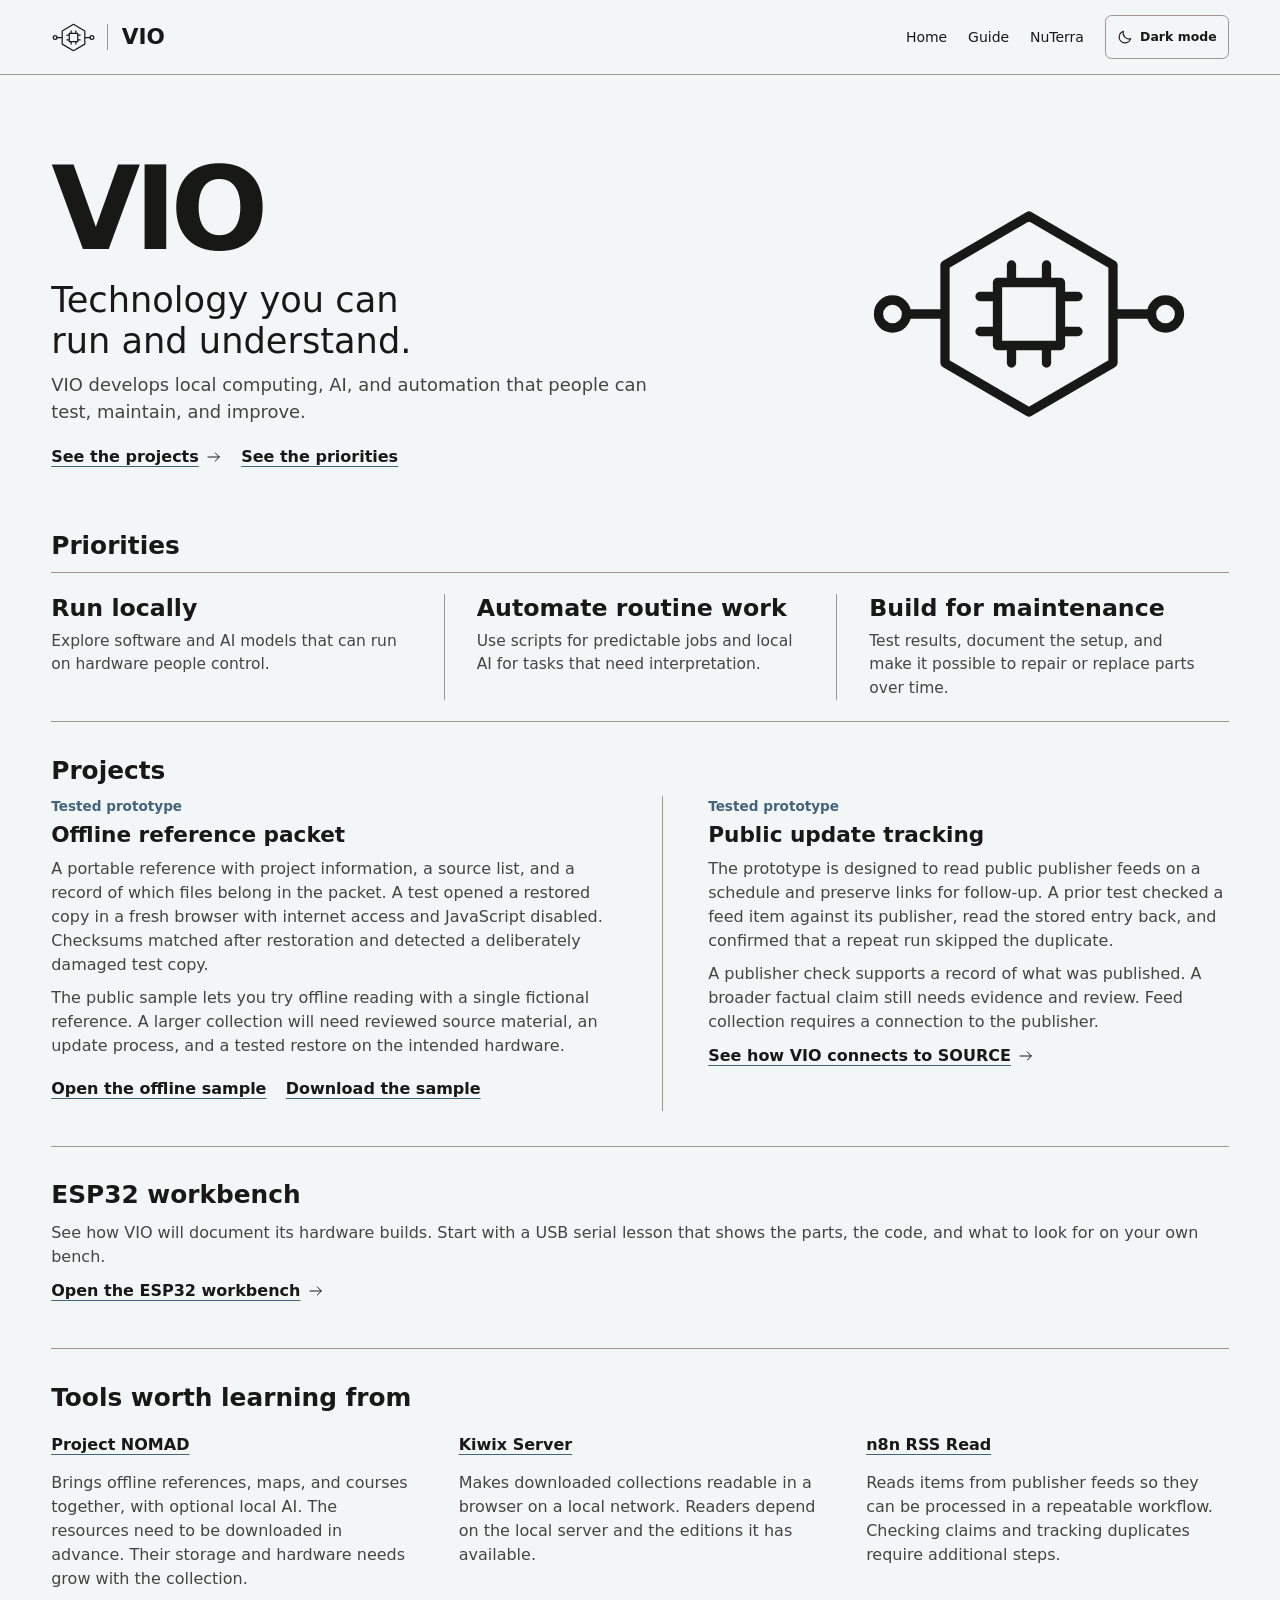
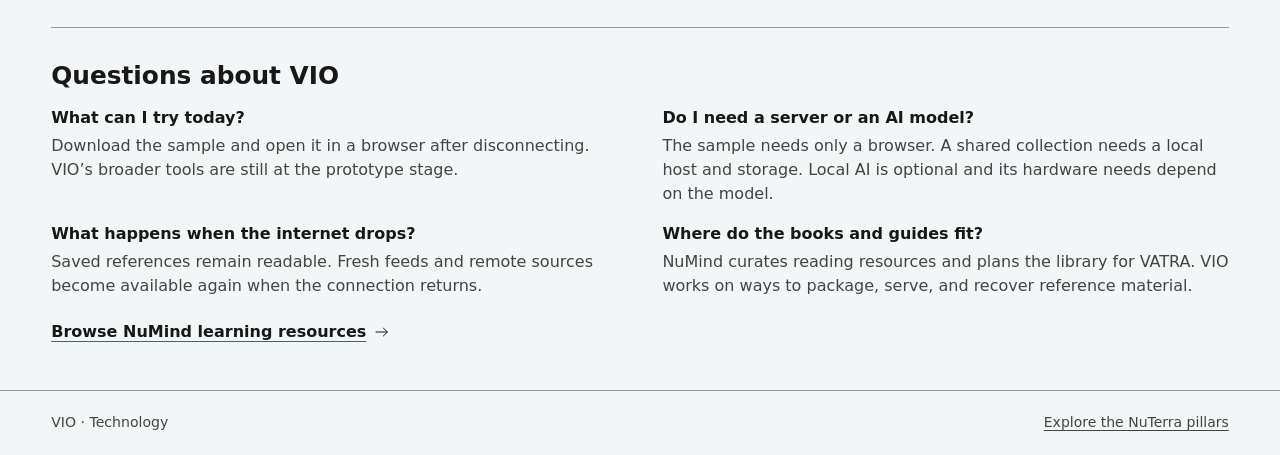
<file: details.html>
<!doctype html>
<html lang="en" class="vio">
<head>
  <meta charset="utf-8">
  <meta name="viewport" content="width=device-width, initial-scale=1">
  <title>Project details | VIO</title>
  <meta name="description" content="VIO develops local computing, hardware, and automation. Explore its ESP32 workbench, offline reference sample, and public update tracking prototype.">
  <meta name="theme-color" content="#f3f6f7">
  <link rel="canonical" href="https://deusordo.github.io/VIO/details.html">
  <link rel="icon" type="image/svg+xml" href="./favicon.svg">
  <meta property="og:type" content="website">
  <meta property="og:title" content="VIO | The NuTerra Project">
  <meta property="og:description" content="VIO develops local computing, hardware, and automation. Explore its ESP32 workbench, offline reference sample, and public update tracking prototype.">
  <meta property="og:url" content="https://deusordo.github.io/VIO/details.html">
  <script src="./theme.js"></script>
  <link rel="stylesheet" href="./styles.css?v=20261123projects">
</head>
<body>
  <a class="skip" href="#content">Skip to content</a>
  <header class="site-header">
    <div class="wrap header-inner">
      <a class="identity" href="./"><span class="mark" aria-hidden="true"></span><span class="identity-name">VIO</span></a>
      <nav class="header-links" aria-label="Main navigation">
        <a href="./">Home</a>
        <a href="./guide.html">Guide</a>
        <a href="../NuTerra/">NuTerra</a>
        <button class="theme-toggle" data-theme-toggle type="button" hidden>
          <svg class="theme-sun" viewBox="0 0 24 24" aria-hidden="true"><circle cx="12" cy="12" r="4"/><path d="M12 2v2m0 16v2M2 12h2m16 0h2M4.93 4.93l1.41 1.41m11.32 11.32 1.41 1.41m0-14.14-1.41 1.41M6.34 17.66l-1.41 1.41"/></svg>
          <svg class="theme-moon" viewBox="0 0 24 24" aria-hidden="true"><path d="M20.5 14.4A8.7 8.7 0 0 1 9.6 3.5 8.8 8.8 0 1 0 20.5 14.4Z"/></svg>
          <span data-theme-label>Theme</span>
        </button>
      </nav>
    </div>
  </header>
  <main class="wrap" id="content" tabindex="-1">
    <section class="hero" aria-labelledby="title">
      <div class="hero-copy">
        <h1 id="title">VIO</h1>
        <p class="tagline">Technology you can run and understand.</p>
        <p class="summary">VIO develops local computing, AI, and automation that people can test, maintain, and improve.</p>
        <div class="hero-links">
          <a class="work-link" href="#project">See the projects <svg viewBox="0 0 24 24" aria-hidden="true"><path d="M3 12h17m-6-6 6 6-6 6"/></svg></a>
          <a class="work-link" href="#focus">See the priorities</a>
        </div>
      </div>
      <span class="mark hero-mark" aria-hidden="true"></span>
    </section>
    <section id="focus" aria-labelledby="focus-heading">
      <h2 class="section-title" id="focus-heading">Priorities</h2>
      <ul class="focus">
      <li><h3>Run locally</h3><p>Explore software and AI models that can run on hardware people control.</p></li>
      <li><h3>Automate routine work</h3><p>Use scripts for predictable jobs and local AI for tasks that need interpretation.</p></li>
      <li><h3>Build for maintenance</h3><p>Test results, document the setup, and make it possible to repair or replace parts over time.</p></li>
      </ul>
    </section>
    <section class="work-section" id="project" aria-labelledby="projects-heading">
      <h2 class="section-title" id="projects-heading">Projects</h2>
      <div class="project-grid">
        <article class="project-story" aria-labelledby="packet-heading">
          <p class="project-stage">Tested prototype</p>
          <h3 id="packet-heading">Offline reference packet</h3>
          <p>A portable reference with project information, a source list, and a record of which files belong in the packet. A test opened a restored copy in a fresh browser with internet access and JavaScript disabled. Checksums matched after restoration and detected a deliberately damaged test copy.</p>
          <p>The public sample lets you try offline reading with a single fictional reference. A larger collection will need reviewed source material, an update process, and a tested restore on the intended hardware.</p>
          <div class="project-links">
            <a class="work-link" href="./offline-reference.html">Open the offline sample</a>
            <a class="work-link" href="./offline-reference.html" download>Download the sample</a>
          </div>
        </article>
        <article class="project-story" aria-labelledby="feed-heading">
          <p class="project-stage">Tested prototype</p>
          <h3 id="feed-heading">Public update tracking</h3>
          <p>The prototype is designed to read public publisher feeds on a schedule and preserve links for follow-up. A prior test checked a feed item against its publisher, read the stored entry back, and confirmed that a repeat run skipped the duplicate.</p>
          <p>A publisher check supports a record of what was published. A broader factual claim still needs evidence and review. Feed collection requires a connection to the publisher.</p>
          <a class="work-link" href="../NuTerra/ecosystem.html#source">See how VIO connects to SOURCE <svg viewBox="0 0 24 24" aria-hidden="true"><path d="M3 12h17m-6-6 6 6-6 6"/></svg></a>
        </article>
      </div>
    </section>
    <section class="work-section" aria-labelledby="esp32-heading">
      <h2 class="section-title" id="esp32-heading">ESP32 workbench</h2>
      <div class="project-story">
        <p>See how VIO will document its hardware builds. Start with a USB serial lesson that shows the parts, the code, and what to look for on your own bench.</p>
        <a class="work-link" href="./esp32.html">Open the ESP32 workbench <svg viewBox="0 0 24 24" aria-hidden="true"><path d="M3 12h17m-6-6 6 6-6 6"/></svg></a>
      </div>
    </section>
    <section class="work-section" aria-labelledby="references-heading">
      <h2 class="section-title" id="references-heading">Tools worth learning from</h2>
      <dl class="reference-list">
        <div>
          <dt><a class="work-link" href="https://www.projectnomad.us/">Project NOMAD</a></dt>
          <dd>Brings offline references, maps, and courses together, with optional local AI. The resources need to be downloaded in advance. Their storage and hardware needs grow with the collection.</dd>
        </div>
        <div>
          <dt><a class="work-link" href="https://get.kiwix.org/en/solutions/applications/kiwix-server/">Kiwix Server</a></dt>
          <dd>Makes downloaded collections readable in a browser on a local network. Readers depend on the local server and the editions it has available.</dd>
        </div>
        <div>
          <dt><a class="work-link" href="https://docs.n8n.io/integrations/builtin/core-nodes/n8n-nodes-base.rssfeedread/">n8n RSS Read</a></dt>
          <dd>Reads items from publisher feeds so they can be processed in a repeatable workflow. Checking claims and tracking duplicates require additional steps.</dd>
        </div>
      </dl>
    </section>
    <section class="work-section" id="questions" aria-labelledby="questions-heading">
      <h2 class="section-title" id="questions-heading">Questions about VIO</h2>
      <dl class="question-list">
        <div>
          <dt>What can I try today?</dt>
          <dd>Download the sample and open it in a browser after disconnecting. VIO’s broader tools are still at the prototype stage.</dd>
        </div>
        <div>
          <dt>Do I need a server or an AI model?</dt>
          <dd>The sample needs only a browser. A shared collection needs a local host and storage. Local AI is optional and its hardware needs depend on the model.</dd>
        </div>
        <div>
          <dt>What happens when the internet drops?</dt>
          <dd>Saved references remain readable. Fresh feeds and remote sources become available again when the connection returns.</dd>
        </div>
        <div>
          <dt>Where do the books and guides fit?</dt>
          <dd>NuMind curates reading resources and plans the library for VATRA. VIO works on ways to package, serve, and recover reference material.</dd>
        </div>
      </dl>
      <a class="work-link" href="../Numind/details.html#resources">Browse NuMind learning resources <svg viewBox="0 0 24 24" aria-hidden="true"><path d="M3 12h17m-6-6 6 6-6 6"/></svg></a>
    </section>
  </main>
  <footer class="site-footer">
    <div class="wrap footer-inner">
      <p>VIO · Technology</p>
      <a href="../NuTerra/#ecosystem">Explore the NuTerra pillars</a>
    </div>
  </footer>
</body>
</html>
</file>
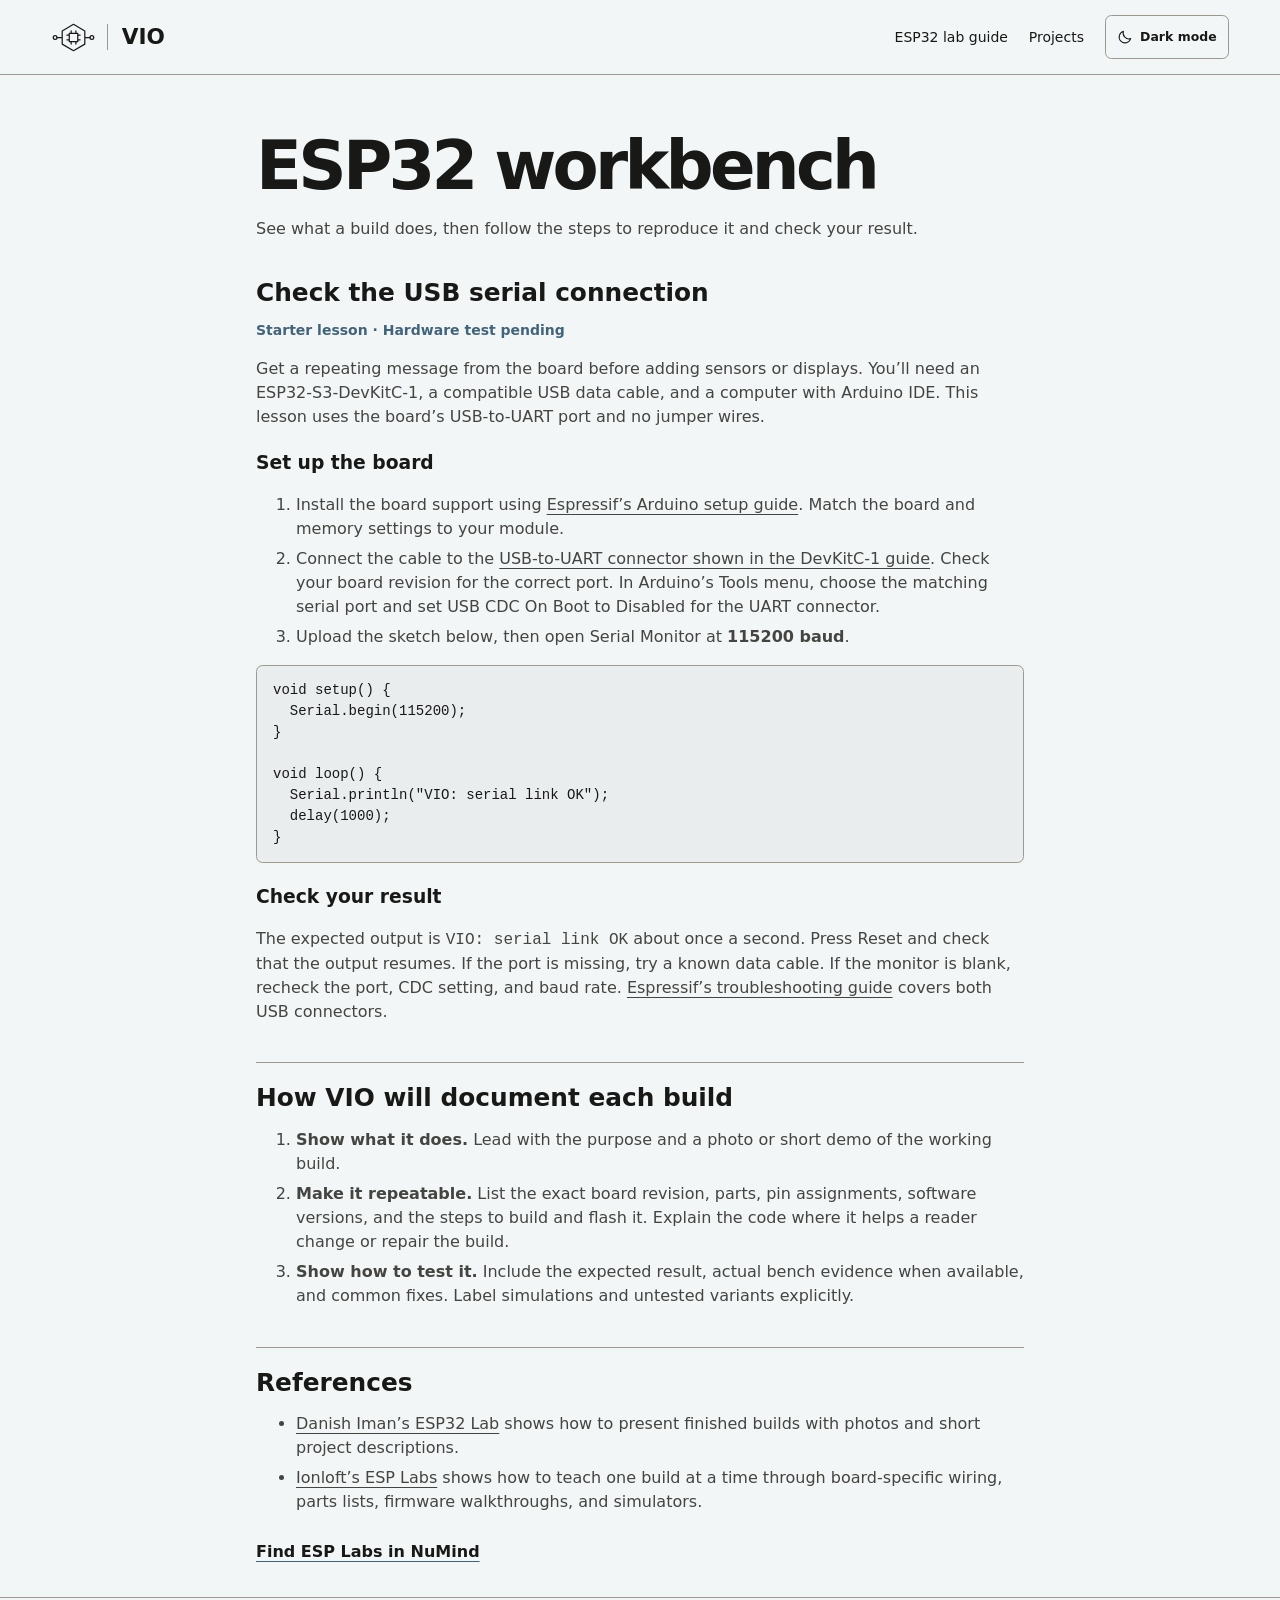
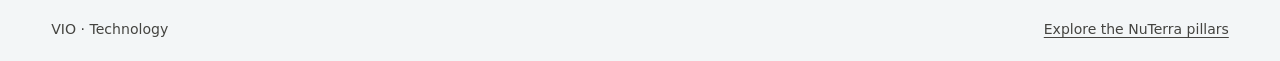
<file: esp32.html>
<!doctype html>
<html lang="en" class="vio">
<head>
  <meta charset="utf-8">
  <meta name="viewport" content="width=device-width, initial-scale=1">
  <title>ESP32 Workbench | VIO</title>
  <meta name="description" content="Start with a USB serial lesson for the ESP32-S3 and see how VIO documents hardware builds so others can reproduce them.">
  <link rel="canonical" href="https://deusordo.github.io/VIO/esp32.html">
  <link rel="icon" type="image/svg+xml" href="./favicon.svg">
  <meta property="og:type" content="website">
  <meta property="og:title" content="ESP32 Workbench | VIO">
  <meta property="og:description" content="A USB serial starter lesson and VIO’s format for documenting ESP32 builds.">
  <meta property="og:url" content="https://deusordo.github.io/VIO/esp32.html">
  <meta name="theme-color" content="#f3f6f7">
  <script src="./theme.js"></script>
  <link rel="stylesheet" href="./styles.css?v=esp32-workbench">
</head>
<body>
  <a class="skip" href="#content">Skip to content</a>
  <header class="site-header">
    <div class="wrap header-inner">
      <a class="identity" href="./"><span class="mark" aria-hidden="true"></span><span class="identity-name">VIO</span></a>
      <nav class="header-links" aria-label="Main navigation">
        <a href="./esp32-guide.html">ESP32 lab guide</a>
        <a href="./details.html#project">Projects</a>
        <button class="theme-toggle" data-theme-toggle type="button" hidden>
          <svg class="theme-sun" viewBox="0 0 24 24" aria-hidden="true"><circle cx="12" cy="12" r="4"/><path d="M12 2v2m0 16v2M2 12h2m16 0h2M4.93 4.93l1.41 1.41m11.32 11.32 1.41 1.41m0-14.14-1.41 1.41M6.34 17.66l-1.41 1.41"/></svg>
          <svg class="theme-moon" viewBox="0 0 24 24" aria-hidden="true"><path d="M20.5 14.4A8.7 8.7 0 0 1 9.6 3.5 8.8 8.8 0 1 0 20.5 14.4Z"/></svg>
          <span data-theme-label>Theme</span>
        </button>
      </nav>
    </div>
  </header>
  <main class="wrap lab-guide" id="content" tabindex="-1">
    <h1>ESP32 workbench</h1>
    <p>See what a build does, then follow the steps to reproduce it and check your result.</p>

    <section class="work-section" id="serial-check" aria-labelledby="serial-heading">
      <h2 class="section-title" id="serial-heading">Check the USB serial connection</h2>
      <p class="lab-status">Starter lesson · Hardware test pending</p>
      <p>Get a repeating message from the board before adding sensors or displays. You’ll need an ESP32-S3-DevKitC-1, a compatible USB data cable, and a computer with Arduino IDE. This lesson uses the board’s USB-to-UART port and no jumper wires.</p>
      <h3>Set up the board</h3>
      <ol>
        <li>Install the board support using <a href="https://docs.espressif.com/projects/arduino-esp32/en/latest/installing.html">Espressif’s Arduino setup guide</a>. Match the board and memory settings to your module.</li>
        <li>Connect the cable to the <a href="https://docs.espressif.com/projects/esp-dev-kits/en/latest/esp32s3/esp32-s3-devkitc-1/user_guide_v1.1.html">USB-to-UART connector shown in the DevKitC-1 guide</a>. Check your board revision for the correct port. In Arduino’s Tools menu, choose the matching serial port and set USB CDC On Boot to Disabled for the UART connector.</li>
        <li>Upload the sketch below, then open Serial Monitor at <strong>115200 baud</strong>.</li>
      </ol>
      <pre tabindex="0" aria-label="Arduino sketch"><code id="serial-sketch">void setup() {
  Serial.begin(115200);
}

void loop() {
  Serial.println("VIO: serial link OK");
  delay(1000);
}</code></pre>
      <h3>Check your result</h3>
      <p>The expected output is <code>VIO: serial link OK</code> about once a second. Press Reset and check that the output resumes. If the port is missing, try a known data cable. If the monitor is blank, recheck the port, CDC setting, and baud rate. <a href="https://docs.espressif.com/projects/arduino-esp32/en/latest/troubleshooting.html">Espressif’s troubleshooting guide</a> covers both USB connectors.</p>
    </section>

    <section class="work-section" id="project-format" aria-labelledby="format-heading">
      <h2 class="section-title" id="format-heading">How VIO will document each build</h2>
      <ol>
        <li><strong>Show what it does.</strong> Lead with the purpose and a photo or short demo of the working build.</li>
        <li><strong>Make it repeatable.</strong> List the exact board revision, parts, pin assignments, software versions, and the steps to build and flash it. Explain the code where it helps a reader change or repair the build.</li>
        <li><strong>Show how to test it.</strong> Include the expected result, actual bench evidence when available, and common fixes. Label simulations and untested variants explicitly.</li>
      </ol>
    </section>

    <section class="work-section" aria-labelledby="inspiration-heading">
      <h2 class="section-title" id="inspiration-heading">References</h2>
      <ul>
        <li><a href="https://dimport.vercel.app/">Danish Iman’s ESP32 Lab</a> shows how to present finished builds with photos and short project descriptions.</li>
        <li><a href="https://ionloft.com/esp-labs/#/?lang=en">Ionloft’s ESP Labs</a> shows how to teach one build at a time through board-specific wiring, parts lists, firmware walkthroughs, and simulators.</li>
      </ul>
      <a class="work-link" href="../Numind/details.html#esp-labs">Find ESP Labs in NuMind</a>
    </section>
  </main>
  <footer class="site-footer">
    <div class="wrap footer-inner">
      <p>VIO · Technology</p>
      <a href="../NuTerra/#ecosystem">Explore the NuTerra pillars</a>
    </div>
  </footer>
</body>
</html>
</file>
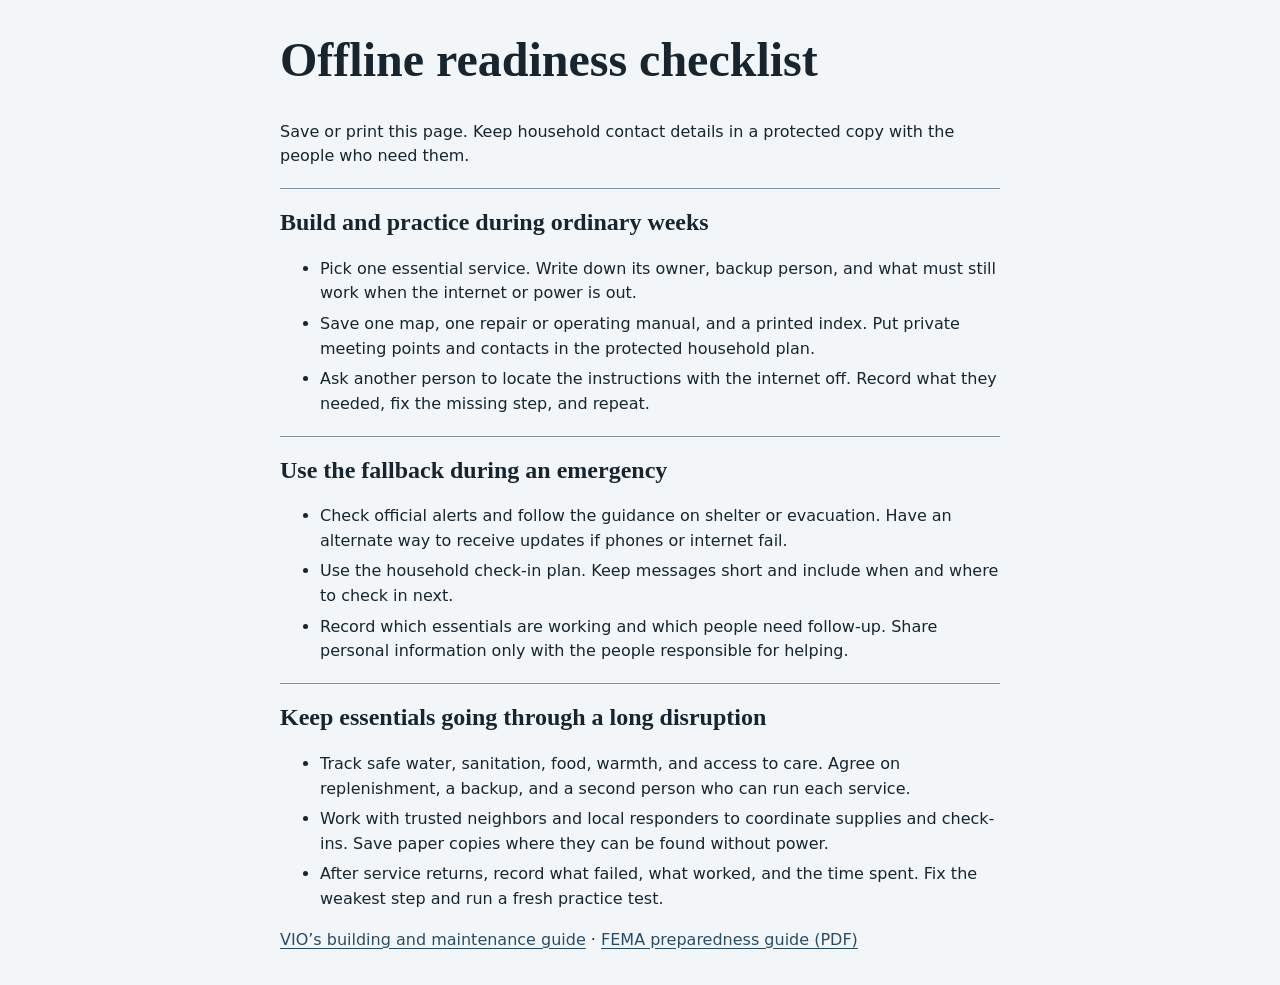
<file: offline-kit.html>
<!doctype html>
<html lang="en">
<head>
  <meta charset="utf-8">
  <meta name="viewport" content="width=device-width, initial-scale=1">
  <title>Offline readiness checklist | VIO</title>
  <meta name="description" content="A printable checklist for keeping essential information and household handoffs usable during a service disruption.">
  <link rel="canonical" href="https://deusordo.github.io/VIO/offline-kit.html">
  <style>
    * { box-sizing: border-box; }
    :root { color-scheme: light dark; font: 1rem/1.55 system-ui, sans-serif; color: light-dark(#18252e,#e8eff2); background: light-dark(#f2f6f8,#151d23); }
    body { margin: 0; }
    main { width: min(100% - 2rem, 45rem); margin: 2rem auto; }
    h1, h2 { font-family: Georgia, serif; line-height: 1.15; }
    h1 { font-size: clamp(2rem, 6vw, 3rem); }
    section { border-block-start: 1px solid #82929c; margin-block-start: 1.2rem; }
    li + li { margin-block-start: .35rem; }
    a { color: light-dark(#284c66,#b5d8f0); text-underline-offset: .18em; }
    a:focus-visible { outline: 2px solid currentColor; outline-offset: 3px; }
    @media print {
      @page { size: Letter; margin: .55in; }
      :root { color-scheme: light; color: #141c22; background: white; font-size: 10.5pt; }
      main { width: 100%; margin: 0; }
      h1 { margin: 0 0 .4rem; }
      h2 { break-after: avoid; }
      section { margin-block-start: .65rem; }
    }
  </style>
</head>
<body>
  <main>
    <h1>Offline readiness checklist</h1>
    <p>Save or print this page. Keep household contact details in a protected copy with the people who need them.</p>
    <section aria-labelledby="normal">
      <h2 id="normal">Build and practice during ordinary weeks</h2>
      <ul>
        <li>Pick one essential service. Write down its owner, backup person, and what must still work when the internet or power is out.</li>
        <li>Save one map, one repair or operating manual, and a printed index. Put private meeting points and contacts in the protected household plan.</li>
        <li>Ask another person to locate the instructions with the internet off. Record what they needed, fix the missing step, and repeat.</li>
      </ul>
    </section>
    <section aria-labelledby="emergency">
      <h2 id="emergency">Use the fallback during an emergency</h2>
      <ul>
        <li>Check official alerts and follow the guidance on shelter or evacuation. Have an alternate way to receive updates if phones or internet fail.</li>
        <li>Use the household check-in plan. Keep messages short and include when and where to check in next.</li>
        <li>Record which essentials are working and which people need follow-up. Share personal information only with the people responsible for helping.</li>
      </ul>
    </section>
    <section aria-labelledby="long">
      <h2 id="long">Keep essentials going through a long disruption</h2>
      <ul>
        <li>Track safe water, sanitation, food, warmth, and access to care. Agree on replenishment, a backup, and a second person who can run each service.</li>
        <li>Work with trusted neighbors and local responders to coordinate supplies and check-ins. Save paper copies where they can be found without power.</li>
        <li>After service returns, record what failed, what worked, and the time spent. Fix the weakest step and run a fresh practice test.</li>
      </ul>
    </section>
    <p><a href="https://deusordo.github.io/VIO/guide.html">VIO’s building and maintenance guide</a> · <a href="https://www.ready.gov/sites/default/files/2021-11/are-you-ready-guide.pdf">FEMA preparedness guide (PDF)</a></p>
  </main>
</body>
</html>
</file>
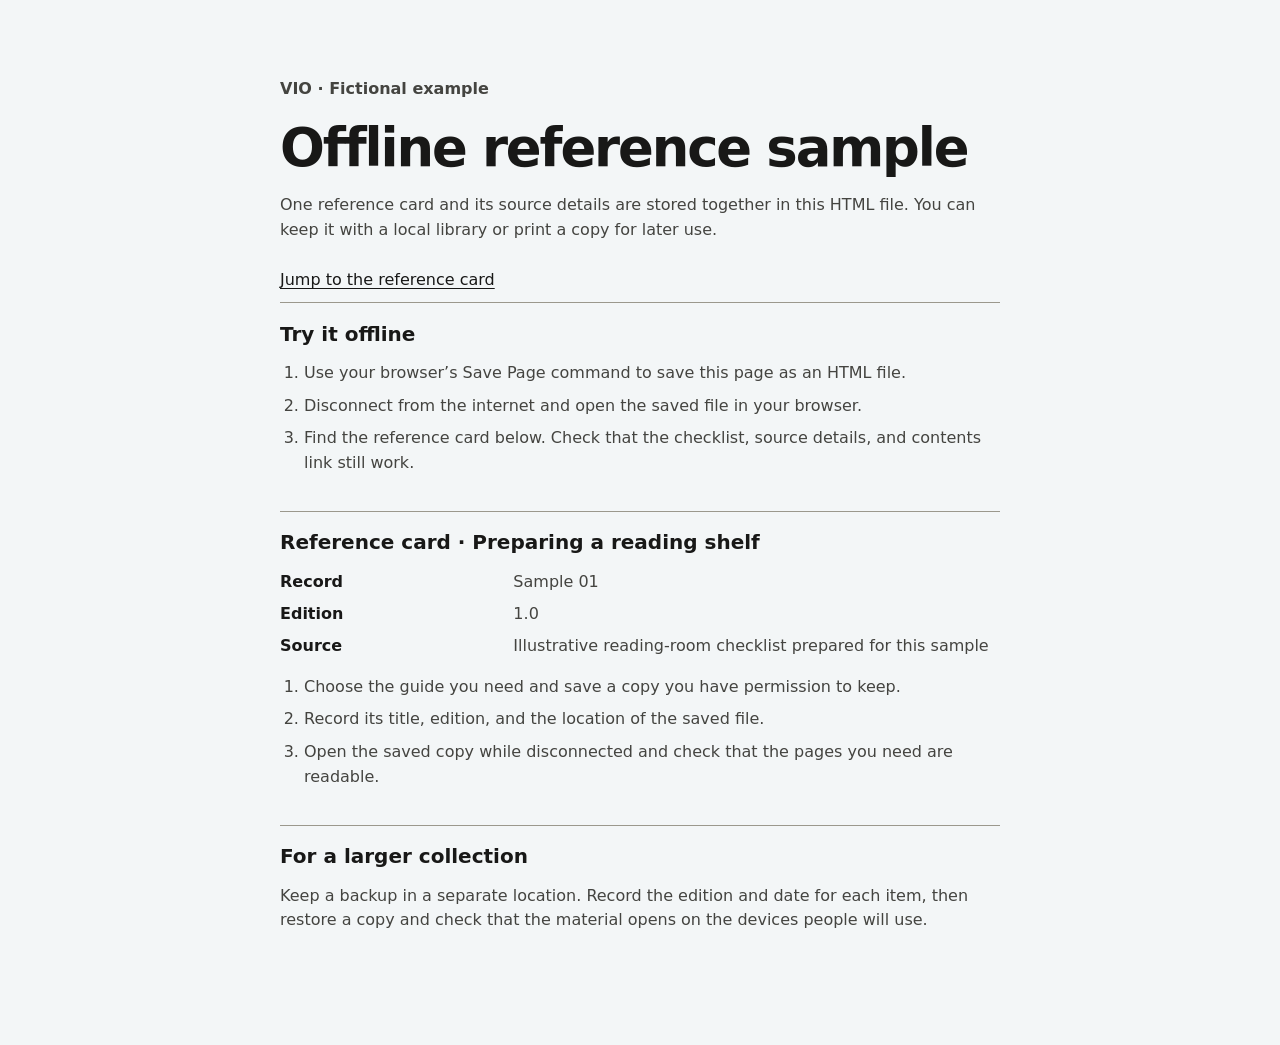
<file: offline-reference.html>
<!doctype html>
<html lang="en">
<head>
  <meta charset="utf-8">
  <meta name="viewport" content="width=device-width, initial-scale=1">
  <meta http-equiv="Content-Security-Policy" content="default-src 'none'; style-src 'unsafe-inline'; base-uri 'none'; form-action 'none'">
  <title>Offline reference sample | VIO</title>
  <meta name="description" content="A one-page VIO sample that you can save, read, and print without an internet connection.">
  <link rel="canonical" href="https://deusordo.github.io/VIO/offline-reference.html">
  <style>
    :root {
      color-scheme: light dark;
      --background: light-dark(#f3f6f7, #121419);
      --text: light-dark(#181817, #f4f3f0);
      --muted: light-dark(#444440, #c1c3c4);
      --rule: light-dark(#9b988d, #777a7b);
      background: var(--background);
      color: var(--text);
      font: 1rem/1.55 system-ui, sans-serif;
    }
    *, *::before, *::after { box-sizing: border-box; }
    body { margin: 0; }
    main { width: min(100% - 2rem, 45rem); margin: clamp(1.5rem, 6vw, 5rem) auto; }
    h1, h2 { line-height: 1.12; }
    h1 { margin: .2rem 0 1rem; font-size: clamp(2rem, 6vw, 3.3rem); letter-spacing: -.04em; }
    h2 { margin: 0; font-size: 1.25rem; }
    header p:first-child { font-weight: 650; }
    p, li, dd { color: var(--muted); }
    section { border-block-start: 1px solid var(--rule); padding-block: 1.2rem; }
    ol { padding-inline-start: 1.5rem; }
    li + li { margin-block-start: .5rem; }
    dl { display: grid; grid-template-columns: minmax(6rem, .45fr) minmax(0, 1fr); gap: .45rem .9rem; }
    dt { font-weight: 650; }
    dd { margin: 0; }
    a { display: inline-flex; min-height: 2.75rem; align-items: center; color: inherit; text-underline-offset: .2em; }
    a:focus-visible { outline: 2px solid currentColor; outline-offset: 4px; }
    @media print {
      :root { color-scheme: light; }
      main { width: 100%; margin: 0; }
      nav { display: none; }
      section { break-inside: avoid; }
    }
  </style>
</head>
<body>
  <main>
    <header>
      <p>VIO · Fictional example</p>
      <h1>Offline reference sample</h1>
      <p>One reference card and its source details are stored together in this HTML file. You can keep it with a local library or print a copy for later use.</p>
      <nav aria-label="Sample contents"><a href="#example">Jump to the reference card</a></nav>
    </header>
    <section aria-labelledby="trial-heading">
      <h2 id="trial-heading">Try it offline</h2>
      <ol>
        <li>Use your browser’s Save Page command to save this page as an HTML file.</li>
        <li>Disconnect from the internet and open the saved file in your browser.</li>
        <li>Find the reference card below. Check that the checklist, source details, and contents link still work.</li>
      </ol>
    </section>
    <section id="example" aria-labelledby="card-heading">
      <h2 id="card-heading">Reference card · Preparing a reading shelf</h2>
      <dl>
        <dt>Record</dt><dd>Sample 01</dd>
        <dt>Edition</dt><dd>1.0</dd>
        <dt>Source</dt><dd>Illustrative reading-room checklist prepared for this sample</dd>
      </dl>
      <ol>
        <li>Choose the guide you need and save a copy you have permission to keep.</li>
        <li>Record its title, edition, and the location of the saved file.</li>
        <li>Open the saved copy while disconnected and check that the pages you need are readable.</li>
      </ol>
    </section>
    <section aria-labelledby="larger-heading">
      <h2 id="larger-heading">For a larger collection</h2>
      <p>Keep a backup in a separate location. Record the edition and date for each item, then restore a copy and check that the material opens on the devices people will use.</p>
    </section>
  </main>
</body>
</html>
</file>
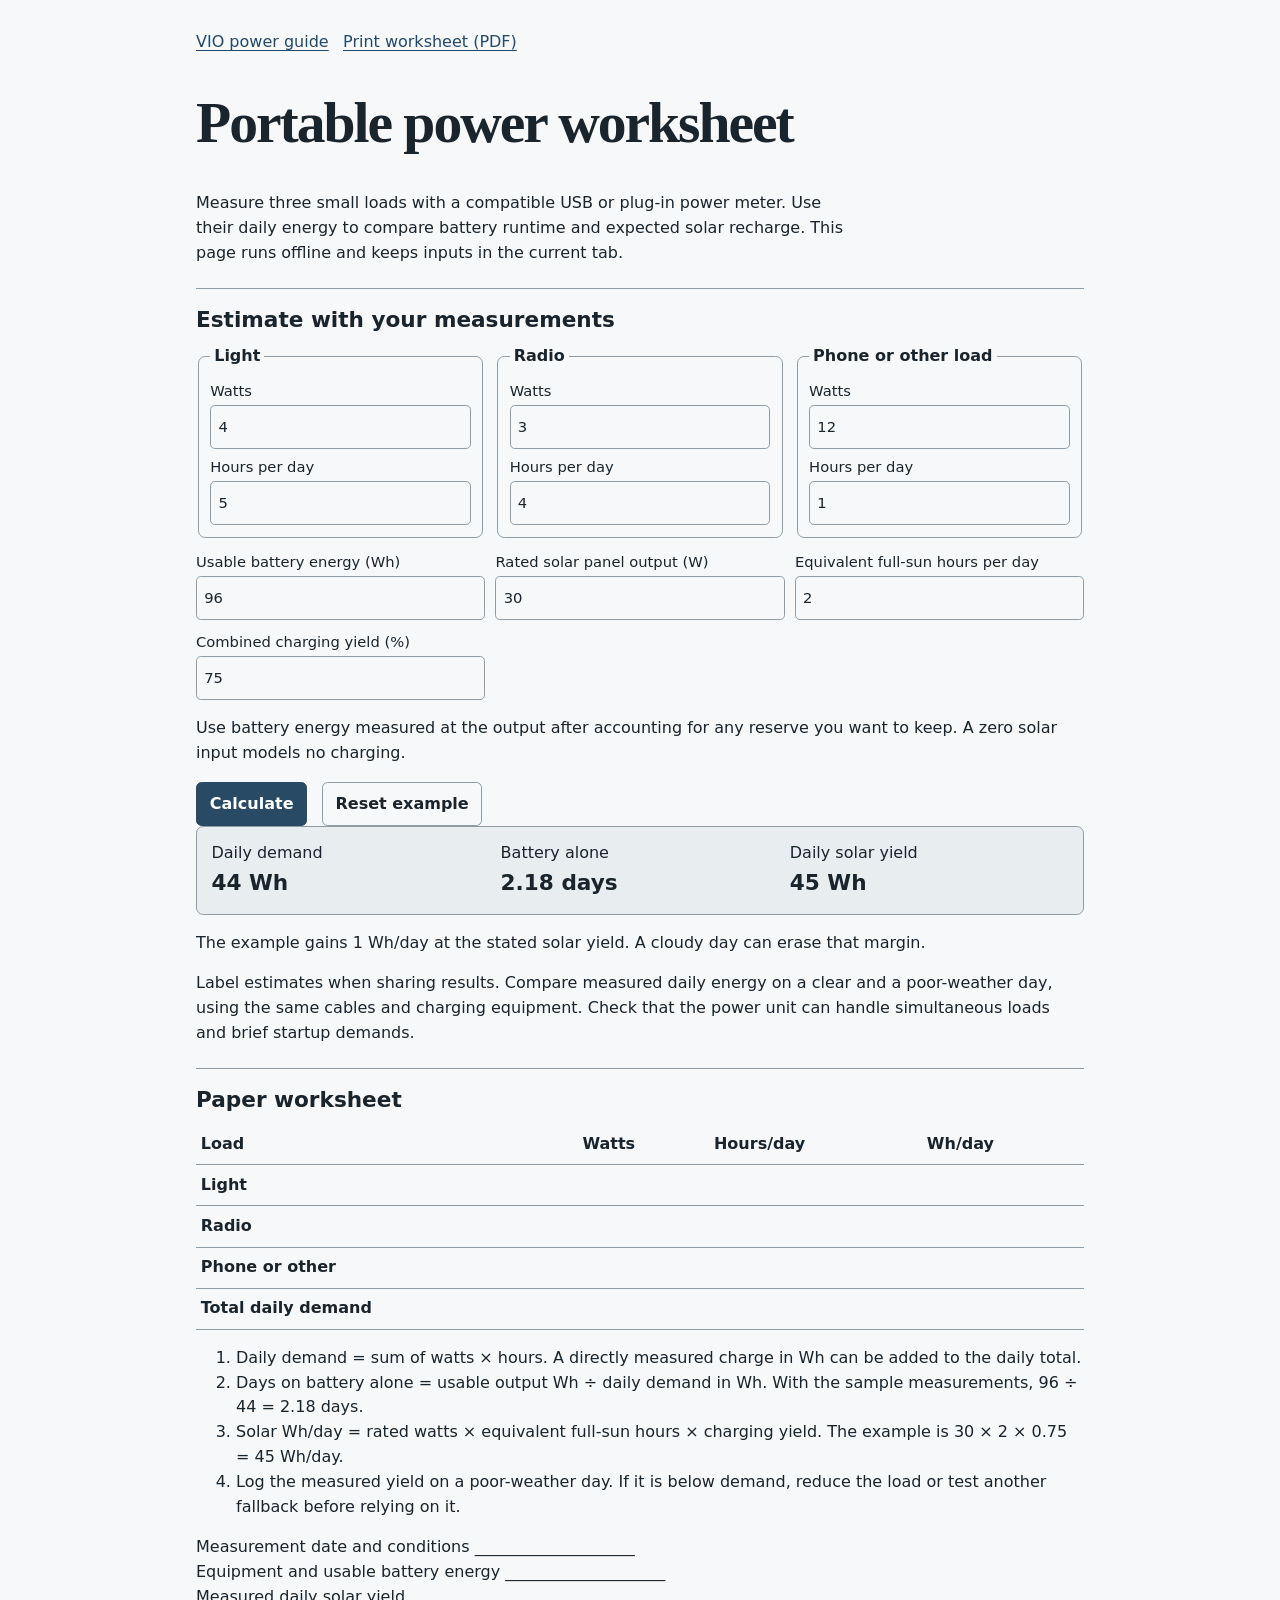
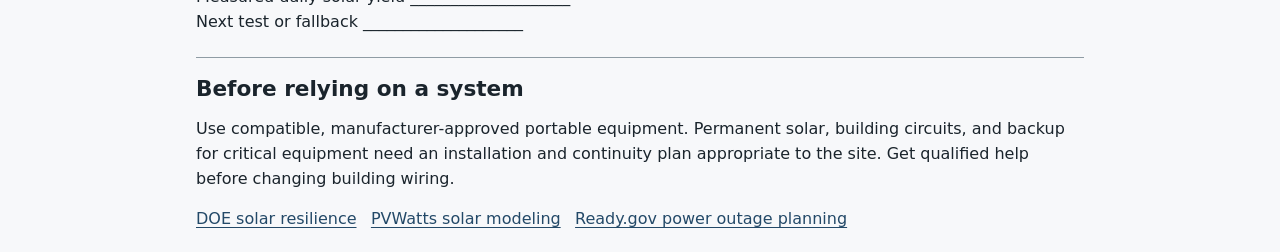
<file: power-budget.html>
<!doctype html>
<html lang="en">
<head>
  <meta charset="utf-8">
  <meta name="viewport" content="width=device-width, initial-scale=1">
  <title>Portable power worksheet | VIO</title>
  <meta name="description" content="Measure small loads and estimate runtime and daily solar generation with a free worksheet that runs offline.">
  <link rel="canonical" href="https://deusordo.github.io/VIO/power-budget.html">
  <style>
    :root {
      color-scheme: light dark;
      font: 1rem/1.55 system-ui, sans-serif;
      --ink: #1a242c;
      --paper: #f7f8fa;
      --edge: #8f9ca4;
      --surface: #e8edf0;
      --link: #234968;
      --accent: #284a64;
      --button-text: #fff;
    }
    @media (prefers-color-scheme: dark) {
      :root {
        --ink: #edf1f4;
        --paper: #161b20;
        --edge: #8393a0;
        --surface: #27343e;
        --link: #c1def4;
        --accent: #c1def4;
        --button-text: #142533;
      }
    }
    * { box-sizing: border-box; }
    body { color: var(--ink); background: var(--paper); margin: 0 auto; padding: 1.25rem; max-width: 58rem; }
    h1, h2 { line-height: 1.1; text-wrap: balance; }
    h1 { font: 650 clamp(2rem, 6vw, 3.6rem)/1.02 Georgia, serif; letter-spacing: -.035em; }
    h2 { margin: 0 0 .75rem; font-size: 1.35rem; }
    header p { max-width: 64ch; }
    a { color: var(--link); text-underline-offset: .16em; }
    section { margin-top: 1.4rem; border-top: 1px solid var(--edge); padding-top: 1.2rem; }
    fieldset { border: 1px solid var(--edge); border-radius: .45rem; padding: .7rem; min-width: 0; }
    legend { font-weight: 650; padding: 0 .25rem; }
    .loads, .fields, .metrics { display: grid; grid-template-columns: repeat(3,minmax(0,1fr)); gap: .65rem; }
    .fields { margin: .85rem 0; }
    label { display: block; font-size: .92rem; }
    fieldset label + label { margin-top: .45rem; }
    input { display: block; font: inherit; min-height: 2.75rem; width: 100%; margin-top: .15rem; border: 1px solid var(--edge); border-radius: .3rem; padding: .3rem .45rem; color: var(--ink); background: var(--paper); }
    .actions, .links { display: flex; flex-wrap: wrap; align-items: center; gap: .5rem .9rem; }
    button { font: 650 1rem system-ui,sans-serif; background: var(--accent); color: var(--button-text); border: 1px solid var(--accent); padding: .45rem .8rem; border-radius: .35rem; min-height: 2.75rem; cursor: pointer; }
    button[type="reset"] { background: transparent; color: var(--ink); border-color: var(--edge); }
    :focus-visible { outline: 3px solid var(--link); outline-offset: 3px; }
    .metrics { padding: .9rem; background: var(--surface); border: 1px solid var(--edge); border-radius: .45rem; }
    .metrics output { font-size: 1.35rem; font-weight: 700; display: block; }
    #balance { margin-bottom: 0; }
    .sheet { width: 100%; border-collapse: collapse; }
    .sheet th, .sheet td { padding: .48rem .3rem; text-align: start; border-bottom: 1px solid var(--edge); }
    .sheet td { min-width: 2.5rem; }
    .screen-only { margin-block: .65rem; }
    @media (max-width: 35rem) {
      .loads, .fields, .metrics { grid-template-columns: minmax(0,1fr); }
    }
    @media print {
      @page { size: Letter; margin: .52in; }
      :root { color-scheme: light; font-size: 10pt; --paper: #fff; --ink: #172028; --surface: #edf2f5; --link: #234968; }
      body { margin: 0; padding: 0; line-height: 1.35; }
      h1 { font-size: 25pt; margin: .3em 0; }
      h2 { font-size: 15pt; }
      .screen-only, form, noscript { display: none; }
      section { margin-top: .65rem; padding-top: .55rem; }
      p, ol { margin-block: .55em; }
      .metrics { padding: .55rem; }
      .metrics, tr, li { break-inside: avoid; }
    }
  </style>
</head>
<body>
  <header>
    <nav class="screen-only links" aria-label="VIO"><a href="https://deusordo.github.io/VIO/guide.html#step-4">VIO power guide</a><a href="https://deusordo.github.io/VIO/power-budget.pdf" download>Print worksheet (PDF)</a></nav>
    <h1>Portable power worksheet</h1>
    <p>Measure three small loads with a compatible USB or plug-in power meter. Use their daily energy to compare battery runtime and expected solar recharge. This page runs offline and keeps inputs in the current tab.</p>
  </header>
  <main>
    <section aria-labelledby="estimate">
      <h2 id="estimate">Estimate with your measurements</h2>
      <form id="budget" hidden>
        <div class="loads">
          <fieldset><legend>Light</legend><label>Watts <input name="light-w" type="number" min="0" max="10000" step="any" value="4" required></label><label>Hours per day <input name="light-h" type="number" min="0" max="24" step="any" value="5" required></label></fieldset>
          <fieldset><legend>Radio</legend><label>Watts <input name="radio-w" type="number" min="0" max="10000" step="any" value="3" required></label><label>Hours per day <input name="radio-h" type="number" min="0" max="24" step="any" value="4" required></label></fieldset>
          <fieldset><legend>Phone or other load</legend><label>Watts <input name="device-w" type="number" min="0" max="10000" step="any" value="12" required></label><label>Hours per day <input name="device-h" type="number" min="0" max="24" step="any" value="1" required></label></fieldset>
        </div>
        <div class="fields">
          <label>Usable battery energy (Wh) <input name="battery" type="number" min="0" max="100000" step="any" value="96" required></label>
          <label>Rated solar panel output (W) <input name="panel" type="number" min="0" max="10000" step="any" value="30" required></label>
          <label>Equivalent full-sun hours per day <input name="sun" type="number" min="0" max="24" step="any" value="2" required></label>
          <label>Combined charging yield (%) <input name="yield" type="number" min="0" max="100" step="any" value="75" required></label>
        </div>
        <p>Use battery energy measured at the output after accounting for any reserve you want to keep. A zero solar input models no charging.</p>
        <div class="actions"><button type="submit">Calculate</button><button type="reset">Reset example</button></div>
      </form>
      <noscript><p>The example and paper worksheet work with JavaScript disabled.</p></noscript>
      <div class="metrics" aria-live="polite" aria-atomic="true">
        <div>Daily demand <output id="demand">44 Wh</output></div>
        <div>Battery alone <output id="runtime">2.18 days</output></div>
        <div>Daily solar yield <output id="solar">45 Wh</output></div>
      </div>
      <p id="balance">The example gains 1 Wh/day at the stated solar yield. A cloudy day can erase that margin.</p>
      <p>Label estimates when sharing results. Compare measured daily energy on a clear and a poor-weather day, using the same cables and charging equipment. Check that the power unit can handle simultaneous loads and brief startup demands.</p>
    </section>
    <section aria-labelledby="paper">
      <h2 id="paper">Paper worksheet</h2>
      <table class="sheet"><thead><tr><th scope="col">Load</th><th scope="col">Watts</th><th scope="col">Hours/day</th><th scope="col">Wh/day</th></tr></thead>
        <tbody><tr><th scope="row">Light</th><td></td><td></td><td></td></tr><tr><th scope="row">Radio</th><td></td><td></td><td></td></tr><tr><th scope="row">Phone or other</th><td></td><td></td><td></td></tr><tr><th scope="row">Total daily demand</th><td></td><td></td><td></td></tr></tbody>
      </table>
      <ol>
        <li>Daily demand = sum of watts × hours. A directly measured charge in Wh can be added to the daily total.</li>
        <li>Days on battery alone = usable output Wh ÷ daily demand in Wh. With the sample measurements, 96 ÷ 44 = 2.18 days.</li>
        <li>Solar Wh/day = rated watts × equivalent full-sun hours × charging yield. The example is 30 × 2 × 0.75 = 45 Wh/day.</li>
        <li>Log the measured yield on a poor-weather day. If it is below demand, reduce the load or test another fallback before relying on it.</li>
      </ol>
      <p>Measurement date and conditions ____________________<br>Equipment and usable battery energy ____________________<br>Measured daily solar yield ____________________<br>Next test or fallback ____________________</p>
    </section>
    <section aria-labelledby="references">
      <h2 id="references">Before relying on a system</h2>
      <p>Use compatible, manufacturer-approved portable equipment. Permanent solar, building circuits, and backup for critical equipment need an installation and continuity plan appropriate to the site. Get qualified help before changing building wiring.</p>
      <div class="links"><a href="https://www.energy.gov/cmei/systems/solar-and-resilience-basics">DOE solar resilience</a><a href="https://pvwatts.nlr.gov/docs/help_start.php">PVWatts solar modeling</a><a href="https://www.ready.gov/power-outages">Ready.gov power outage planning</a></div>
    </section>
  </main>
  <script>
    const form = document.querySelector('#budget');
    const number = name => form.elements.namedItem(name).valueAsNumber;
    const format = value => new Intl.NumberFormat(undefined,{ maximumFractionDigits: 2 }).format(value);
    const output = (id,value) => { document.getElementById(id).textContent = value; };
    function updateBudget() {
      const demand = ['light','radio','device'].reduce((sum,name) => sum + number(name+'-w') * number(name+'-h'),0);
      const solar = number('panel') * number('sun') * number('yield') / 100;
      const net = solar - demand;
      output('demand', format(demand)+' Wh');
      output('runtime', demand > 0 ? format(number('battery') / demand)+' days' : 'Enter a load');
      output('solar', format(solar)+' Wh');
      const result = Math.abs(net) < .00001 ? 'Estimated solar matches demand.' :
        'Estimated '+(net > 0 ? 'surplus' : 'shortfall')+' of '+format(Math.abs(net))+' Wh/day.';
      output('balance', result+' Confirm output in poor weather.');
    }
    form.addEventListener('submit', event => { event.preventDefault(); updateBudget(); });
    form.addEventListener('reset', () => requestAnimationFrame(updateBudget));
    form.hidden = false;
  </script>
</body>
</html>
</file>
<file: styles.css>
*, *::before, *::after { box-sizing: border-box; }
:root {
  color-scheme: light dark;
  --paper: light-dark(var(--day), var(--night));
  --ink: light-dark(#181817, #f4f3f0);
  --muted: light-dark(#444440, #c1c3c4);
  --rule: light-dark(#9b988d, #777a7b);
  --accent: light-dark(var(--accent-day), var(--accent-night));
  --theme-outline: var(--rule);
  --theme-hover: light-dark(#00000009, #ffffff12);
  --serif: Georgia, 'Times New Roman', serif;
  --sans: system-ui, -apple-system, sans-serif;
  --heading: var(--serif);
  --copy: var(--serif);
  background: var(--paper);
  color: var(--ink);
  font: 1rem/1.5 var(--sans);
}
:root[data-theme="light"] { color-scheme: light; }
:root[data-theme="dark"] { color-scheme: dark; }
:root.vatra { --day: #f7f2e9; --night: #191613; --accent-day: #716939; --accent-night: #b6a873; }
:root.numind { --day: #f7f5f9; --night: #19171f; --accent-day: #75608e; --accent-night: #bda9d1; }
:root.vio { --day: #f3f6f7; --night: #121419; --accent-day: #42647b; --accent-night: #a0b9cb; --heading: var(--sans); --copy: var(--sans); }
body { display: flex; flex-direction: column; min-height: 100svh; margin: 0; }
.wrap { width: min(100% - clamp(2rem, 8vw, 8rem), 75rem); margin-inline: auto; }
a { color: inherit; text-underline-offset: .24em; }
a:focus-visible { outline: 2px solid currentColor; outline-offset: 4px; }
.skip { position: absolute; z-index: 1; inset: .5rem auto auto 1rem; padding: .65rem; background: var(--paper); transform: translateY(-160%); }
.skip:focus { transform: none; }
.site-header { border-bottom: 1px solid var(--rule); }
.header-inner, .footer-inner { display: flex; justify-content: space-between; align-items: center; flex-wrap: wrap; gap: .6rem 1.25rem; }
.header-inner { min-height: 4.65rem; padding-block: .4rem; }
.identity { display: inline-flex; align-items: center; gap: .7rem; width: fit-content; font: 650 1.35rem/1.2 var(--heading); text-decoration: none; }
.mark { display: block; flex: none; background: currentColor; mask: url('./mark.svg') center / contain no-repeat; }
.identity .mark { width: 2.8rem; height: 2.8rem; }
.identity-name { border-inline-start: 1px solid var(--rule); padding-inline-start: .85rem; }
.header-links { display: flex; align-items: center; flex-wrap: wrap; gap: .25rem 1.3rem; }
.header-links a, .footer-inner a { display: inline-flex; align-items: center; min-height: 2.75rem; font-size: .875rem; }
.header-links a { text-decoration: none; }
.header-links a:hover { text-decoration: underline; }
main { flex: 1; }
.hero { display: grid; grid-template-columns: minmax(0, 1fr) minmax(12rem, .56fr); align-items: center; gap: clamp(2rem, 5vw, 6rem); padding-block: clamp(2.2rem, 5.5vw, 6rem) clamp(1.9rem, 4vw, 4rem); }
h1, h2 { margin: 0; font-family: var(--heading); line-height: 1.05; }
h1 { font-size: clamp(3.9rem, 9vw, 8rem); font-weight: 600; letter-spacing: -.055em; }
.vio h1 { font-weight: 750; }
.tagline { margin: .55rem 0 .65rem; font: 500 clamp(1.45rem, 3vw, 2.2rem)/1.18 var(--copy); text-wrap: balance; }
.summary { max-width: 38rem; margin: 0; color: var(--muted); font-size: clamp(.98rem, 1.4vw, 1.125rem); }
.hero-mark { width: min(100%, 21rem); aspect-ratio: 1; margin-inline: auto; }
.numind .hero-mark { width: min(100%, 19rem); }
.focus { display: grid; grid-template-columns: repeat(3, minmax(0, 1fr)); margin: 0 0 clamp(2rem, 5vw, 4rem); padding: 1.35rem 0; border-block: 1px solid var(--rule); list-style: none; }
.focus li { padding-inline: clamp(.8rem, 2.5vw, 2rem); }
.focus li:first-child { padding-inline-start: 0; }
.focus li + li { border-inline-start: 1px solid var(--rule); }
.focus p { margin: .45rem 0 0; color: var(--muted); font-size: .97rem; }
.site-footer { border-top: 1px solid var(--rule); color: var(--muted); }
.footer-inner { min-height: 4rem; }
.footer-inner p { font-size: .88rem; }
@media (max-width: 620px) {
  .header-inner { gap: 0; }
  .identity { min-height: 2.75rem; }
  .header-links { gap: .2rem 1rem; }
  .header-links a { min-height: 2.4rem; }
  .hero { grid-template-columns: minmax(0, 1fr); gap: .35rem; }
  .hero-mark, .numind .hero-mark { width: min(58%, 12rem); }
  .focus { grid-template-columns: minmax(0, 1fr); padding: 0; }
  .focus li { padding: .95rem 0; }
  .focus li + li { border-inline-start: 0; border-top: 1px solid var(--rule); }
}

.theme-toggle {
  display: inline-flex;
  align-items: center;
  justify-content: center;
  gap: .45rem;
  flex: none;
  min-height: 2.75rem;
  padding: .35rem .7rem;
  border: 1px solid var(--theme-outline);
  border-radius: .4rem;
  color: inherit;
  background: transparent;
  font: 600 .78rem/1.2 system-ui, sans-serif;
  white-space: nowrap;
  cursor: pointer;
}
.theme-toggle[hidden], .theme-sun, :root[data-theme="dark"] .theme-moon { display: none; }
:root[data-theme="dark"] .theme-sun { display: block; }
.theme-toggle svg { width: 1rem; height: 1rem; fill: none; stroke: currentColor; stroke-width: 1.55; stroke-linecap: round; stroke-linejoin: round; }
.theme-toggle:hover { background: var(--theme-hover); }
.theme-toggle:focus-visible { outline: 2px solid currentColor; outline-offset: 3px; }

.work-link { display: inline-flex; align-items: center; gap: .45rem; min-height: 2.75rem; font-weight: 650; width: fit-content; text-decoration-color: var(--accent); }
.work-link svg { width: 1rem; height: 1rem; flex: none; fill: none; stroke: currentColor; stroke-width: 1.5; stroke-linecap: round; stroke-linejoin: round; }
.work-link:hover { text-decoration-color: currentColor; }
.hero-links, .project-links { display: flex; flex-wrap: wrap; gap: 0 1.2rem; margin-block-start: .55rem; }
.section-title { margin-block-end: .8rem; font-size: clamp(1.25rem, 2.3vw, 1.55rem); font-weight: 650; }
.focus { margin-block-end: 0; }
.focus h3 { margin: 0; font: 650 clamp(1.15rem, 2vw, 1.48rem)/1.2 var(--heading); }
html { scroll-padding-block-start: 1rem; }
.work-section { border-block-end: 1px solid var(--rule); padding-block: clamp(1.4rem, 3vw, 2.2rem); }
.work-section:last-child { border-block-end: 0; }
.project-grid { display: grid; grid-template-columns: repeat(2, minmax(0, 1fr)); column-gap: clamp(1.2rem, 3.5vw, 3rem); }
.project-story + .project-story { border-inline-start: 1px solid var(--rule); padding-inline-start: clamp(1.2rem, 3.5vw, 3rem); }
.project-story .project-stage { margin: 0 0 .3rem; color: var(--accent); font-size: .85rem; font-weight: 650; }
.project-story h3 { margin: 0; font: 650 clamp(1.12rem, 2vw, 1.35rem)/1.25 var(--heading); }
.project-story p { color: var(--muted); margin: .55rem 0 0; }
.reference-list, .question-list { display: grid; margin: 0; gap: 1rem clamp(1.2rem, 3.5vw, 3rem); }
.reference-list { grid-template-columns: repeat(3, minmax(0, 1fr)); }
.question-list { grid-template-columns: repeat(2, minmax(0, 1fr)); margin-block: 1.1rem .75rem; }
.question-list dt { font-weight: 650; }
.reference-list dd, .question-list dd { margin: .25rem 0 0; color: var(--muted); }
.lab-guide { width: min(100% - clamp(2rem, 8vw, 8rem), 48rem); padding-block-start: clamp(1.6rem, 5vw, 3rem); }
.lab-guide h1 { font-size: clamp(2.15rem, 6.8vw, 4.2rem); margin-block: .45rem .7rem; }
.lab-guide .work-section { padding-block: 1.4rem; }
.lab-guide p, .lab-guide li { color: var(--muted); }
.lab-guide h3 { margin-block: 1.25rem .4rem; }
.lab-guide li + li { margin-block-start: .4rem; }
.lab-guide pre { overflow-x: auto; margin-block: .75rem; padding: .85rem 1rem; background: var(--theme-hover); border: 1px solid var(--rule); border-radius: .4rem; font-size: .875rem; }
.lab-guide pre:focus-visible { outline: 2px solid currentColor; outline-offset: 3px; }
.lab-guide .lab-status { font-size: .875rem; font-weight: 650; color: var(--accent); }
@media (max-width: 620px) {
  .header-inner { gap: .25rem .65rem; }
  .header-links { gap: .2rem .65rem; }
  .hero { position: relative; padding-block: 1.8rem 1.65rem; }
  .hero h1 { padding-inline-end: 4.5rem; font-size: clamp(3rem, 12.2vw, 4.35rem); }
  .hero-mark, .numind .hero-mark { position: absolute; inset: 1.45rem 0 auto auto; width: clamp(3.8rem, 16vw, 5rem); }
  .project-grid, .reference-list, .question-list { grid-template-columns: minmax(0, 1fr); }
  .project-story + .project-story { border-inline-start: 0; border-block-start: 1px solid var(--rule); margin-block-start: 1rem; padding: 1rem 0 0; }
}
</file>
